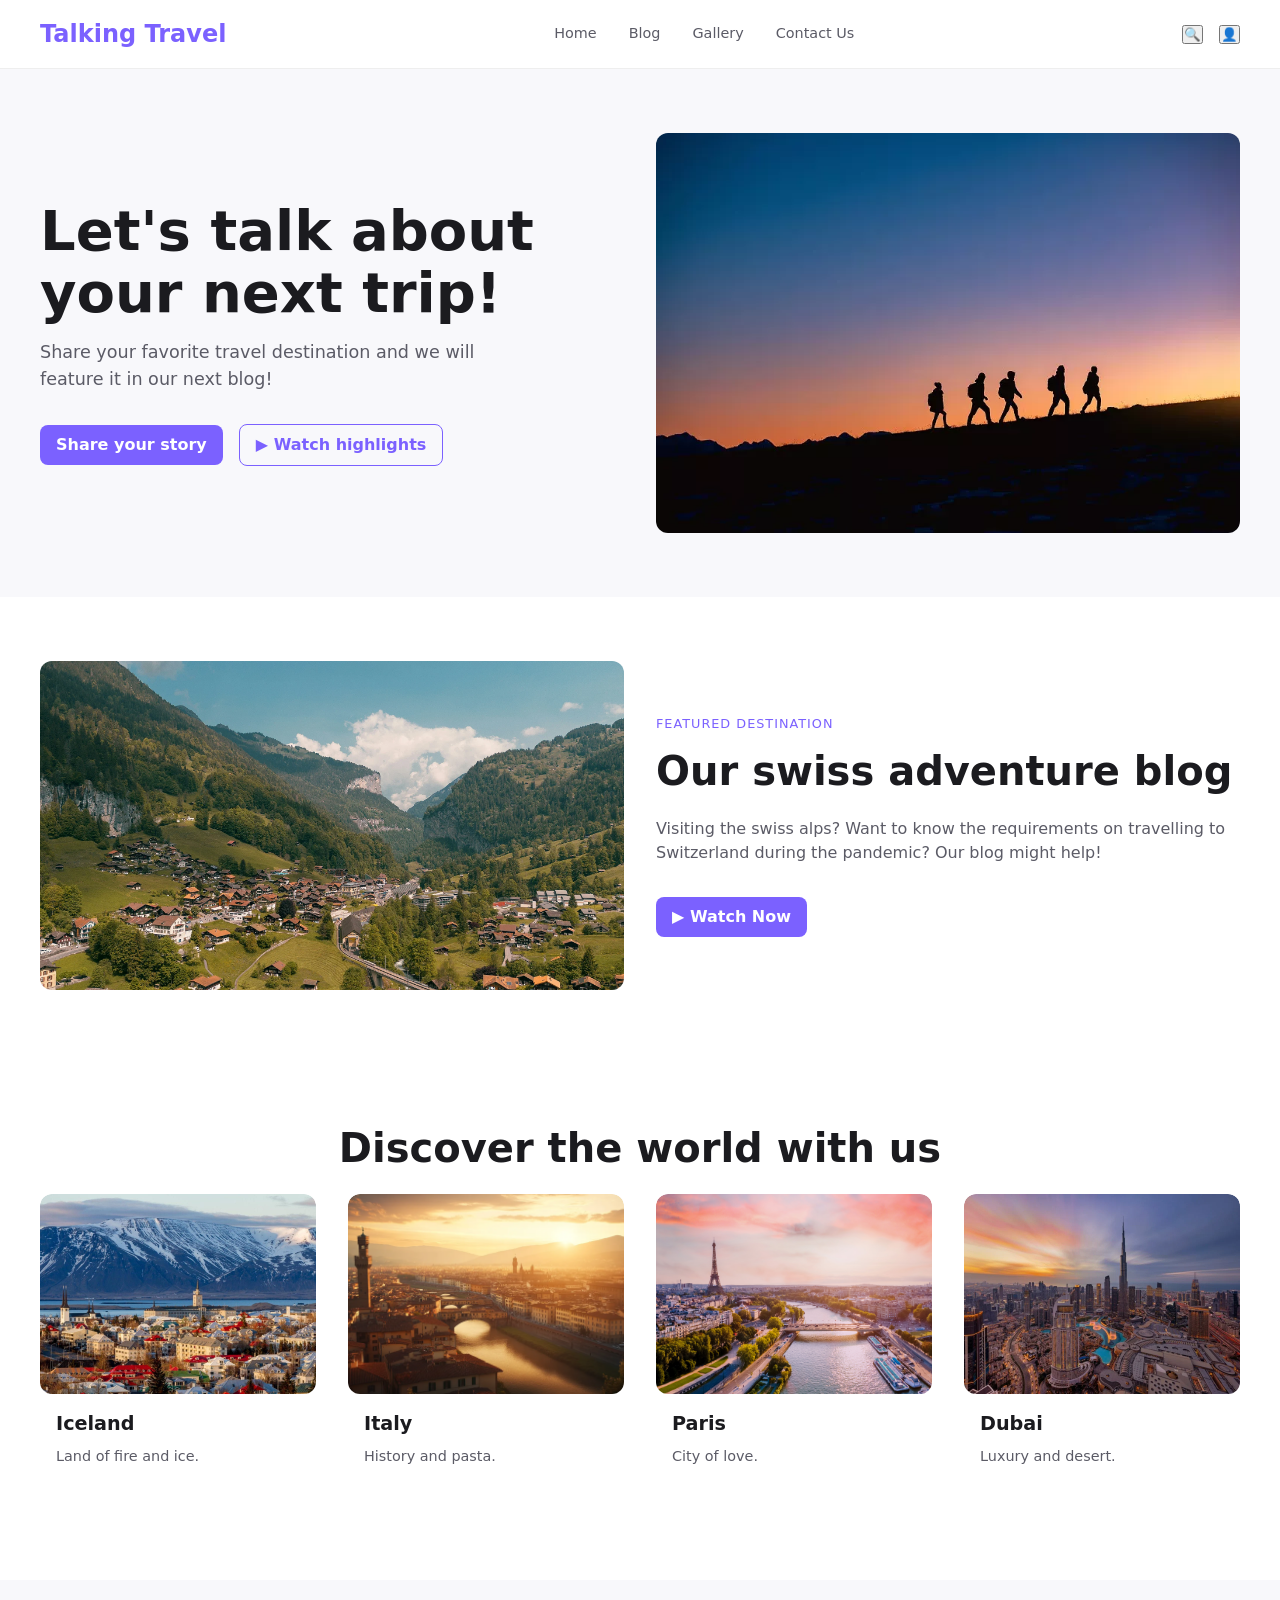
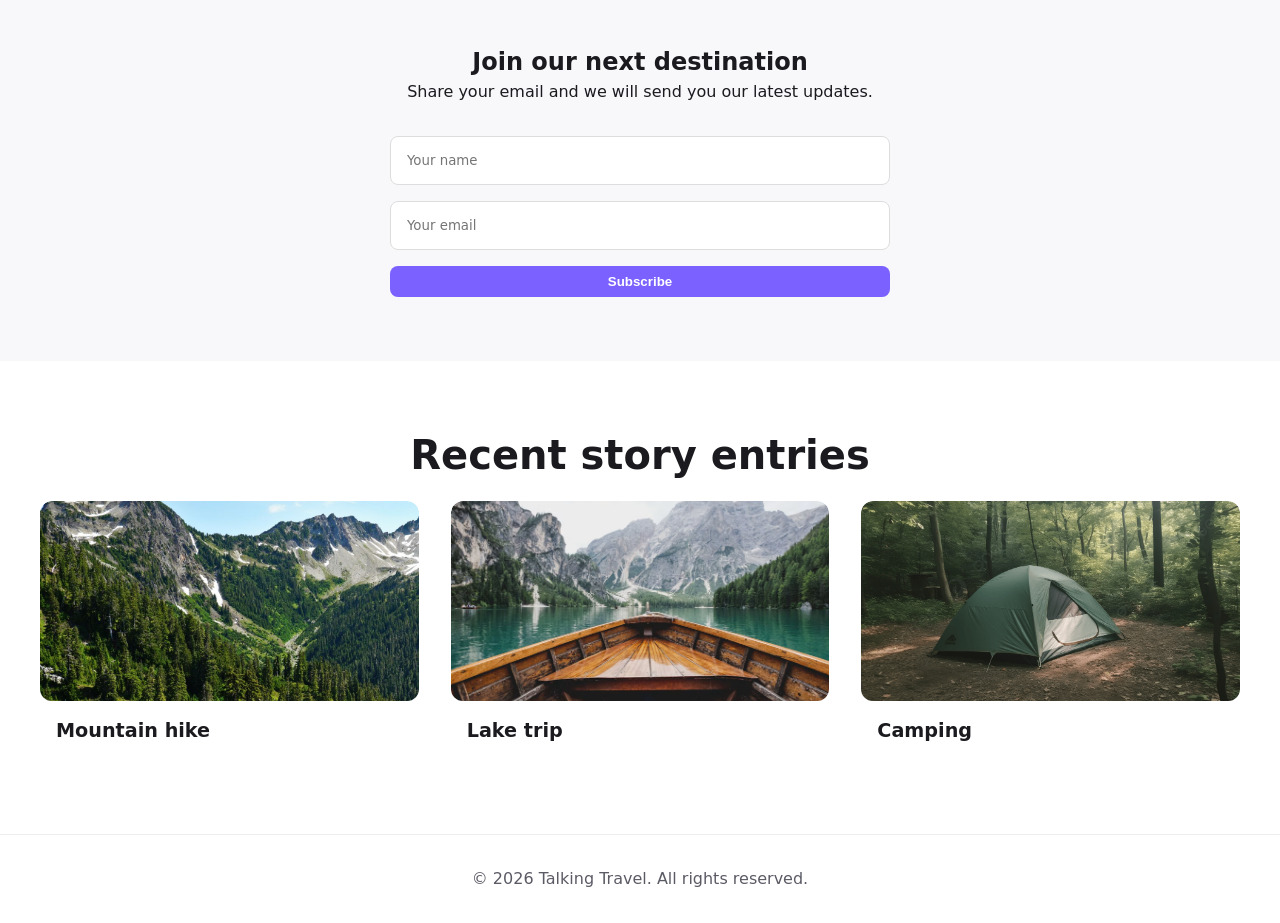
<file: index.html>
<!DOCTYPE html>
<html lang="ru">
<head>
    <meta charset="UTF-8">
    <meta name="viewport" content="width=device-width, initial-scale=1.0">
    <title>Talking Travel - Главная</title>
    <link rel="stylesheet" href="css/style.css">
</head>
<body>

    <header class="site-header">
        <div class="container header-inner">
            <a href="index.html" class="logo">Talking Travel</a>
            <nav aria-label="Основная навигация">
                <ul class="nav-list">
                    <li><a href="index.html">Home</a></li>
                    <li><a href="blog.html">Blog</a></li>
                    <li><a href="#">Gallery</a></li>
                    <li><a href="#">Contact Us</a></li>
                </ul>
            </nav>
            <div class="header-actions">
                <button aria-label="Поиск">🔍</button>
                <button aria-label="Профиль">👤</button>
            </div>
        </div>
    </header>

    <main>
        <!-- Hero -->
        <section class="hero">
            <div class="container hero-inner">
                <div class="hero-text">
                    <h1>Let's talk about your next trip!</h1>
                    <p>Share your favorite travel destination and we will feature it in our next blog!</p>
                    <div class="hero-buttons">
                        <a href="#" class="btn btn-primary">Share your story</a>
                        <a href="#" class="btn btn-outline">▶ Watch highlights</a>
                    </div>
                </div>
                <div>
                    <img src="img/jorney.webp" alt="Путешествие" class="hero-image">
                </div>
            </div>
        </section>

        <!-- Featured Destination -->
        <section class="featured">
            <div class="container featured-inner">
                <div>
                    <img src="img/orig.webp" alt="Швейцария">
                </div>
                <div>
                    <span class="subtitle">Featured destination</span>
                    <h2>Our swiss adventure blog</h2>
                    <p>Visiting the swiss alps? Want to know the requirements on travelling to Switzerland during the pandemic? Our blog might help!</p>
                    <a href="#" class="btn btn-primary">▶ Watch Now</a>
                </div>
            </div>
        </section>

        <!-- Discover the world -->
        <section class="featured">
            <div class="container">
                <h2 class="section-title">Discover the world with us</h2>
                <div class="card-grid">
                    <!-- Карточка 1 -->
                    <article class="card">
                        <img src="img/iceland.jpg" alt="Iceland">
                        <div class="card-content">
                            <h3>Iceland</h3>
                            <p>Land of fire and ice.</p>
                        </div>
                    </article>
                    <!-- Карточка 2 -->
                    <article class="card">
                        <img src="img/italy.webp" alt="Italy">
                        <div class="card-content">
                            <h3>Italy</h3>
                            <p>History and pasta.</p>
                        </div>
                    </article>
                    <!-- Карточка 3 -->
                    <article class="card">
                        <img src="img/paris.jpg" alt="Paris">
                        <div class="card-content">
                            <h3>Paris</h3>
                            <p>City of love.</p>
                        </div>
                    </article>
                    <!-- Карточка 4 -->
                    <article class="card">
                        <img src="img/dubai.webp" alt="Dubai">
                        <div class="card-content">
                            <h3>Dubai</h3>
                            <p>Luxury and desert.</p>
                        </div>
                    </article>
                </div>
            </div>
        </section>

        <!-- Форма подписки -->
        <section class="subscribe">
            <div class="container">
                <h2>Join our next destination</h2>
                <p>Share your email and we will send you our latest updates.</p>
                <form class="subscribe-form">
                    <input type="text" placeholder="Your name" aria-label="Ваше имя">
                    <input type="email" placeholder="Your email" aria-label="Ваш email">
                    <button type="submit" class="btn btn-primary">Subscribe</button>
                </form>
            </div>
        </section>
        
        <!-- Recent story entries -->
        <section class="featured">
             <div class="container">
                <h2 class="section-title">Recent story entries</h2>
                <div class="card-grid">
                    <article class="card">
                        <img src="img/post-1.jpg" alt="Story 1">
                        <div class="card-content"><h3>Mountain hike</h3></div>
                    </article>
                    <article class="card">
                        <img src="img/post-2.avif" alt="Story 2">
                        <div class="card-content"><h3>Lake trip</h3></div>
                    </article>
                    <article class="card">
                        <img src="img/post-3.jpg" alt="Story 3">
                        <div class="card-content"><h3>Camping</h3></div>
                    </article>
                </div>
            </div>
        </section>
    </main>

    <footer class="site-footer">
        <div class="container">
            <p>&copy; 2026 Talking Travel. All rights reserved.</p>
        </div>
    </footer>

</body>
</html>
</file>
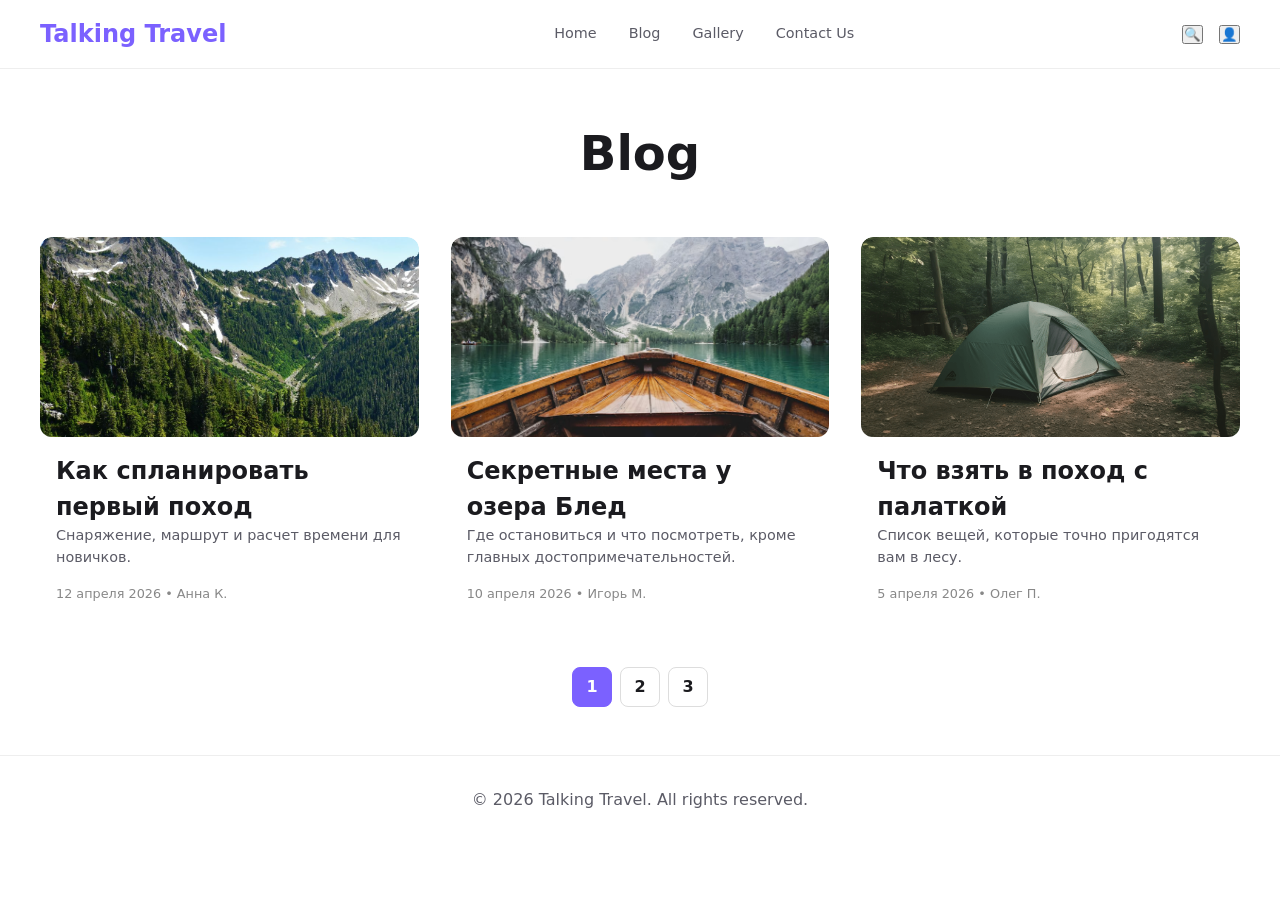
<file: blog.html>
<!DOCTYPE html>
<html lang="ru">
<head>
    <meta charset="UTF-8">
    <meta name="viewport" content="width=device-width, initial-scale=1.0">
    <title>Talking Travel - Блог</title>
    <link rel="stylesheet" href="css/style.css">
</head>
<body>

    <!-- Шапка (идентична главной) -->
    <header class="site-header">
        <div class="container header-inner">
            <a href="index.html" class="logo">Talking Travel</a>
            <nav aria-label="Основная навигация">
                <ul class="nav-list">
                    <li><a href="index.html">Home</a></li>
                    <li><a href="blog.html">Blog</a></li>
                    <li><a href="#">Gallery</a></li>
                    <li><a href="#">Contact Us</a></li>
                </ul>
            </nav>
            <div class="header-actions">
                <button aria-label="Поиск">🔍</button>
                <button aria-label="Профиль">👤</button>
            </div>
        </div>
    </header>

    <!-- Основной контент блога -->
    <main>
        <section class="blog-section">
            <div class="container">
                <h1 class="page-title">Blog</h1>
                
                <!-- Сетка записей -->
                <div class="card-grid">
                    
                    <!-- Пост 1 -->
                    <article class="card">
                        <img src="img/post-1.jpg" alt="Горная тропа">
                        <div class="card-content">
                            <h2 class="card-title"><a href="#">Как спланировать первый поход</a></h2>
                            <p>Снаряжение, маршрут и расчет времени для новичков.</p>
                            <!-- Семантический тег time для даты (требование методички) -->
                            <footer class="card-meta">
                                <time datetime="2026-04-12">12 апреля 2026</time> • Анна К.
                            </footer>
                        </div>
                    </article>

                    <!-- Пост 2 -->
                    <article class="card">
                        <img src="img/post-2.avif" alt="Озеро">
                        <div class="card-content">
                            <h2 class="card-title"><a href="#">Секретные места у озера Блед</a></h2>
                            <p>Где остановиться и что посмотреть, кроме главных достопримечательностей.</p>
                            <footer class="card-meta">
                                <time datetime="2026-04-10">10 апреля 2026</time> • Игорь М.
                            </footer>
                        </div>
                    </article>

                    <!-- Пост 3 -->
                    <article class="card">
                        <img src="img/post-3.jpg" alt="Кемпинг">
                        <div class="card-content">
                            <h2 class="card-title"><a href="#">Что взять в поход с палаткой</a></h2>
                            <p>Список вещей, которые точно пригодятся вам в лесу.</p>
                            <footer class="card-meta">
                                <time datetime="2026-04-05">5 апреля 2026</time> • Олег П.
                            </footer>
                        </div>
                    </article>

                </div>

                <!-- Постраничная навигация (требование методички) -->
                <nav class="pagination" aria-label="Навигация по страницам блога">
                    <ul class="pagination-list">
                        <li><a href="#" aria-current="page">1</a></li>
                        <li><a href="#">2</a></li>
                        <li><a href="#">3</a></li>
                    </ul>
                </nav>
            </div>
        </section>
    </main>

    <footer class="site-footer">
        <div class="container">
            <p>&copy; 2026 Talking Travel. All rights reserved.</p>
        </div>
    </footer>

</body>
</html>
</file>
<file: css/style.css>
/* --- ТОКЕНЫ (по методичке) --- */
:root {
    --color-primary: #7B61FF; /* Фиолетовый из макета */
    --color-text: #1B1B1F;
    --color-gray: #5B5B66;
    --color-bg: #ffffff;
    --color-bg-light: #F8F8FB;
    --font-main: 'Inter', system-ui, sans-serif;
    --space-2: 0.5rem;
    --space-4: 1rem;
    --space-8: 2rem;
    --space-12: 3rem;
    --space-16: 4rem;
    --radius: 12px;
    --container: 1200px;
}

/* --- БАЗОВЫЕ СТИЛИ --- */
* {
    margin: 0;
    padding: 0;
    box-sizing: border-box;
}

body {
    font-family: var(--font-main);
    color: var(--color-text);
    background-color: var(--color-bg);
    line-height: 1.5;
    -webkit-font-smoothing: antialiased;
}

a { text-decoration: none; color: inherit; }
ul { list-style: none; }
img { max-width: 100%; display: block; border-radius: var(--radius); }

.container {
    width: min(100% - var(--space-8), var(--container));
    margin-inline: auto;
}

/* Кнопки */
.btn {
    display: inline-block;
    padding: var(--space-2) var(--space-4);
    border-radius: 8px;
    font-weight: 600;
    cursor: pointer;
    border: none;
}
.btn-primary { background: var(--color-primary); color: white; }
.btn-outline { border: 1px solid var(--color-primary); color: var(--color-primary); }

/* --- ШАПКА --- */
.site-header { padding-block: var(--space-4); border-bottom: 1px solid #eee; }
.header-inner { display: flex; justify-content: space-between; align-items: center; }
.logo { font-size: 1.5rem; font-weight: bold; color: var(--color-primary); }
.nav-list { display: flex; gap: var(--space-8); font-size: 0.9rem; color: var(--color-gray); }
.nav-list a:hover { color: var(--color-primary); }
.header-actions { display: flex; gap: var(--space-4); }

/* --- HERO (Первый экран) --- */
.hero { padding-block: var(--space-16); background-color: var(--color-bg-light); }
.hero-inner {
    display: grid;
    grid-template-columns: 1fr 1fr;
    gap: var(--space-8);
    align-items: center;
}
.hero h1 { font-size: 3.5rem; line-height: 1.1; margin-bottom: var(--space-4); }
.hero p { color: var(--color-gray); margin-bottom: var(--space-8); font-size: 1.1rem; max-width: 80%; }
.hero-buttons { display: flex; gap: var(--space-4); align-items: center; }
.hero-image { width: 100%; height: 400px; object-fit: cover; border-radius: var(--radius); }

/* --- FEATURED (Блок про Швейцарию) --- */
.featured { padding-block: var(--space-16); }
.featured-inner { display: grid; grid-template-columns: 1fr 1fr; gap: var(--space-8); align-items: center; }
.subtitle { display: block; color: var(--color-primary); font-size: 0.8rem; text-transform: uppercase; letter-spacing: 1px; margin-bottom: var(--space-2); }
.featured h2 { font-size: 2.5rem; margin-bottom: var(--space-4); }
.featured p { color: var(--color-gray); margin-bottom: var(--space-8); }

/* --- КАРТОЧКИ (Discover & Recent) --- */
.section-title { text-align: center; font-size: 2rem; margin-bottom: var(--space-8); }
.card-grid {
    display: grid;
    grid-template-columns: repeat(auto-fit, minmax(250px, 1fr));
    gap: var(--space-8);
}
.card { background: #fff; border-radius: var(--radius); overflow: hidden; }
.card img { height: 200px; object-fit: cover; width: 100%; }
.card-content { padding: var(--space-4); }
.card h3 { font-size: 1.2rem; margin-bottom: var(--space-2); }
.card p { color: var(--color-gray); font-size: 0.9rem; }

/* --- ФОРМА ПОДПИСКИ --- */
.subscribe { padding-block: var(--space-16); background-color: var(--color-bg-light); text-align: center; }
.subscribe-form { max-width: 500px; margin: 0 auto; display: flex; flex-direction: column; gap: var(--space-4); margin-top: var(--space-8); }
.subscribe-form input {
    padding: var(--space-4); border: 1px solid #ddd; border-radius: 8px; font-family: inherit;
}

/* --- ПОДВАЛ --- */
.site-footer { padding-block: var(--space-8); text-align: center; color: var(--color-gray); border-top: 1px solid #eee; }
/* --- СТРАНИЦА БЛОГА --- */
.blog-section { padding-block: var(--space-12); }
.page-title { font-size: 3rem; text-align: center; margin-bottom: var(--space-12); }
.card-title a:hover { color: var(--color-primary); }
.card-meta { 
    margin-top: var(--space-4); 
    font-size: 0.8rem; 
    color: #888; 
}

/* Пагинация */
.pagination { margin-top: var(--space-12); display: flex; justify-content: center; }
.pagination-list { display: flex; gap: var(--space-2); }
.pagination-list a {
    display: flex;
    align-items: center;
    justify-content: center;
    width: 40px;
    height: 40px;
    border-radius: 8px;
    border: 1px solid #ddd;
    font-weight: 600;
}
.pagination-list a:hover, 
.pagination-list a[aria-current="page"] {
    background-color: var(--color-primary);
    color: white;
    border-color: var(--color-primary);
}

/* =========================================
   АДАПТИВНОСТЬ (Медиа-запросы)
   ========================================= */

/* Планшеты и меньше (768px) */
@media (max-width: 768px) {
    .hero-inner { grid-template-columns: 1fr; text-align: center; }
    .hero p { margin-inline: auto; }
    .hero-buttons { justify-content: center; }
    
    .featured-inner { grid-template-columns: 1fr; }
    .featured-image { order: -1; } /* Картинка уходит наверх */
    
    .header-inner { flex-direction: column; gap: var(--space-4); }
    .nav-list { flex-wrap: wrap; justify-content: center; }
    
    .hero h1 { font-size: 2.5rem; }
    .page-title { font-size: 2rem; }
}

/* Телефоны (360px - 480px) */
@media (max-width: 480px) {
    .hero h1 { font-size: 2rem; }
    .hero-buttons { flex-direction: column; width: 100%; }
    .btn { width: 100%; text-align: center; }

/* Видимый фокус для клавиатуры (требование доступности) */
:focus-visible {
    outline: 2px solid var(--color-primary);
    outline-offset: 4px;
    border-radius: 4px;
}
    
    .card-grid { grid-template-columns: 1fr; } /* Карточки в один столбец */
    
    /* Убираем любой возможный скролл вправо */
    body { overflow-x: hidden; }
}
</file>
